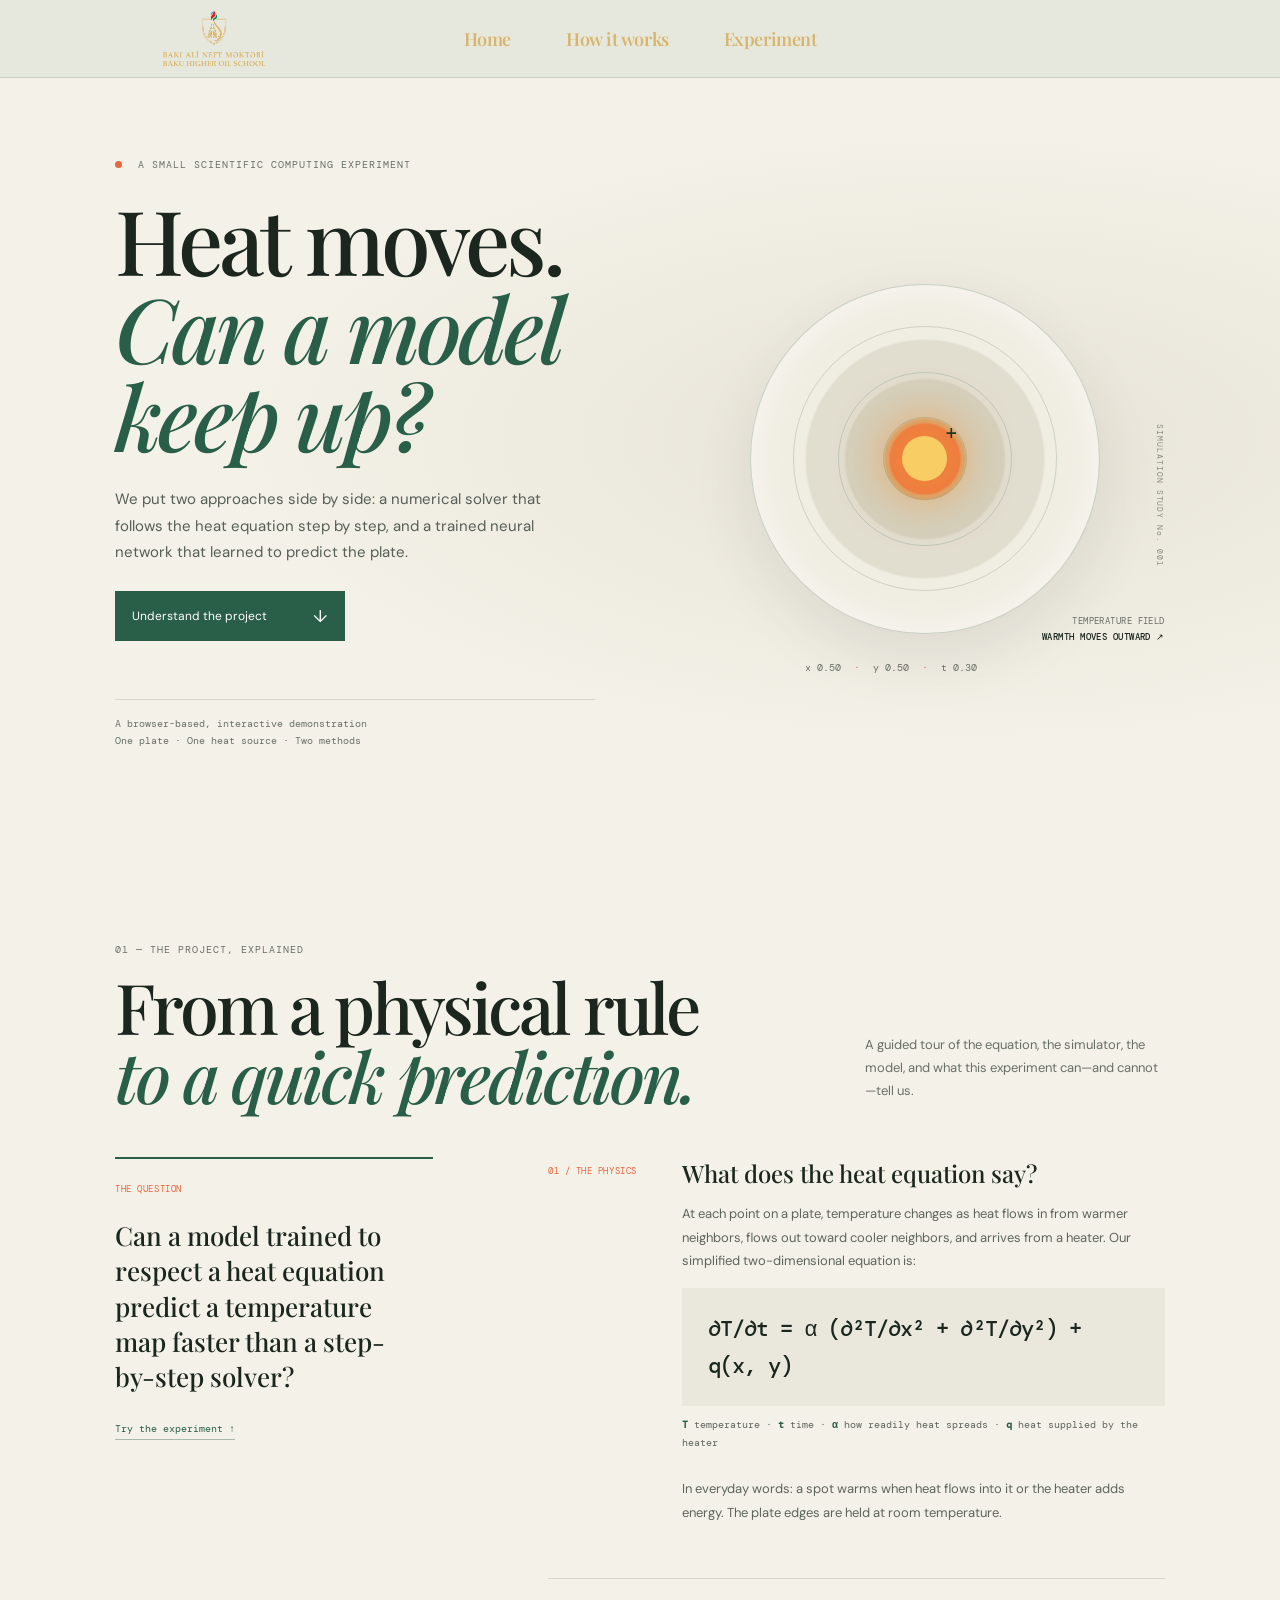
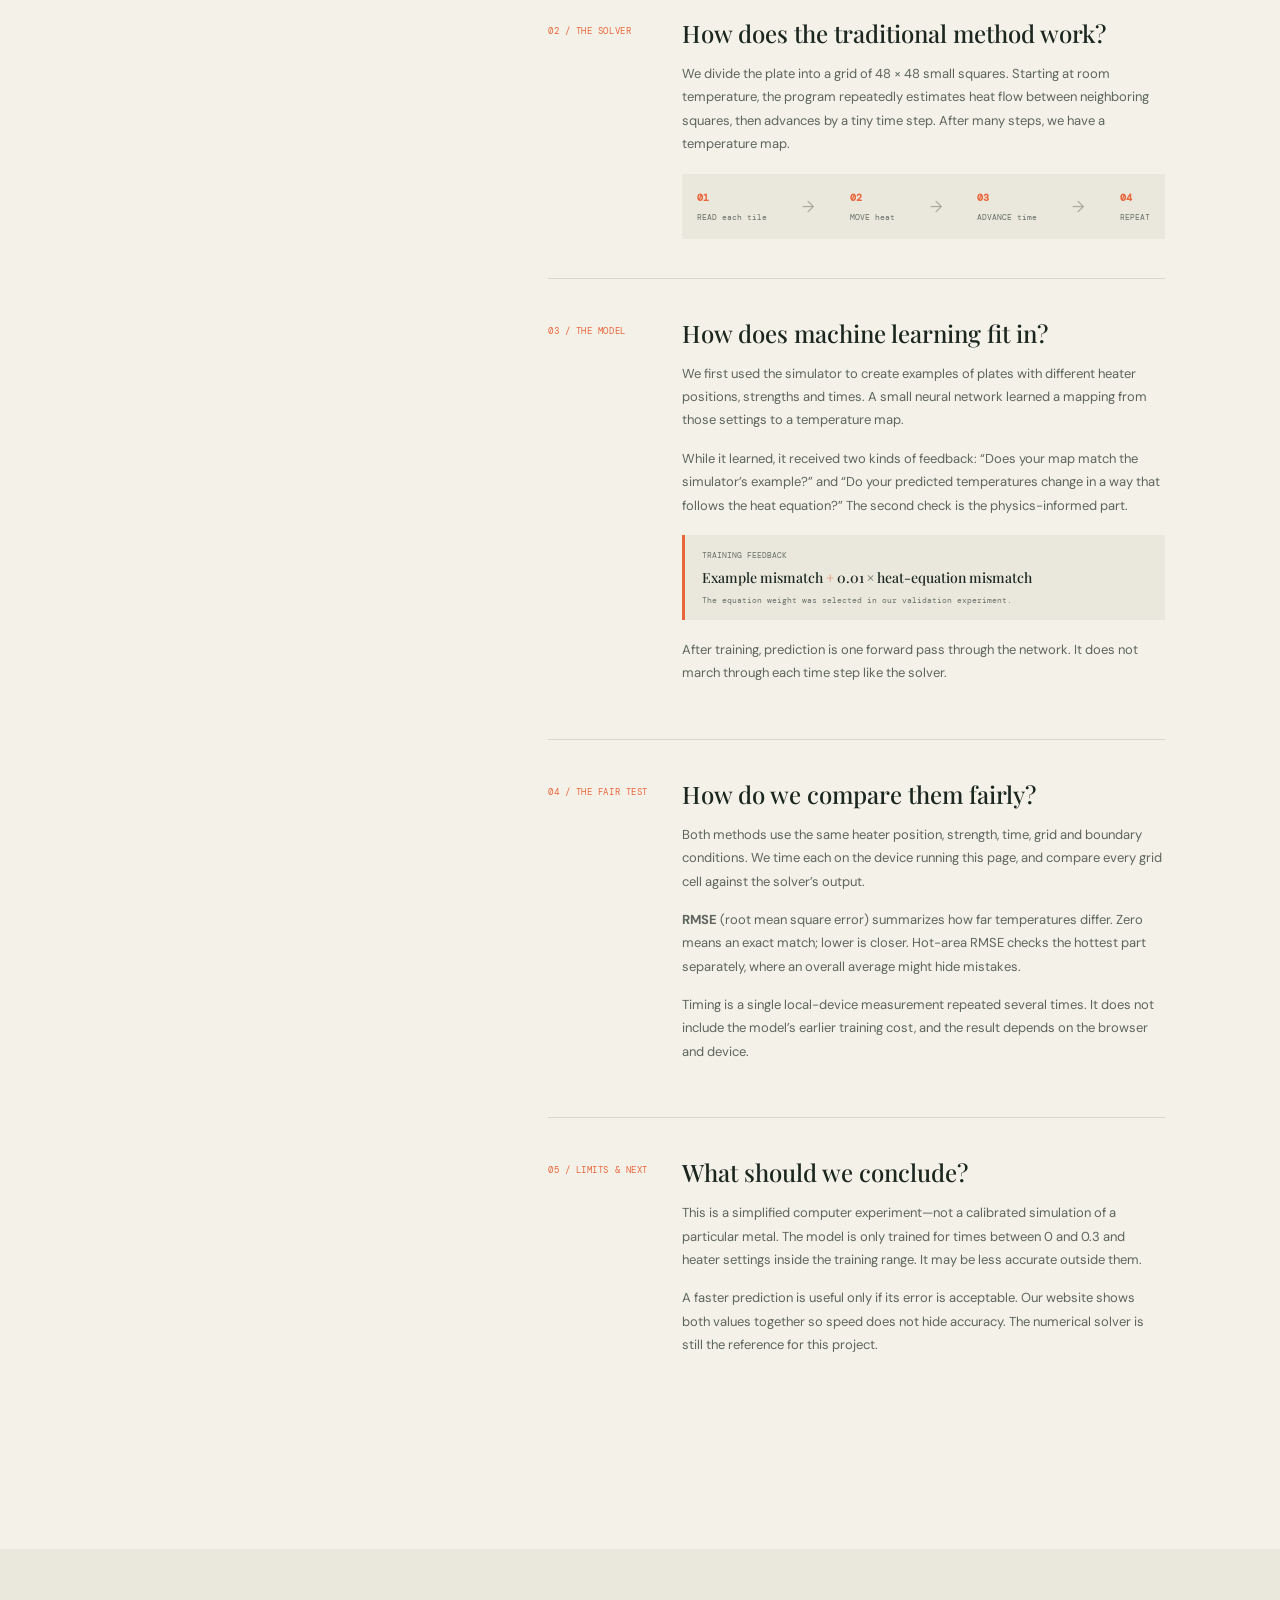
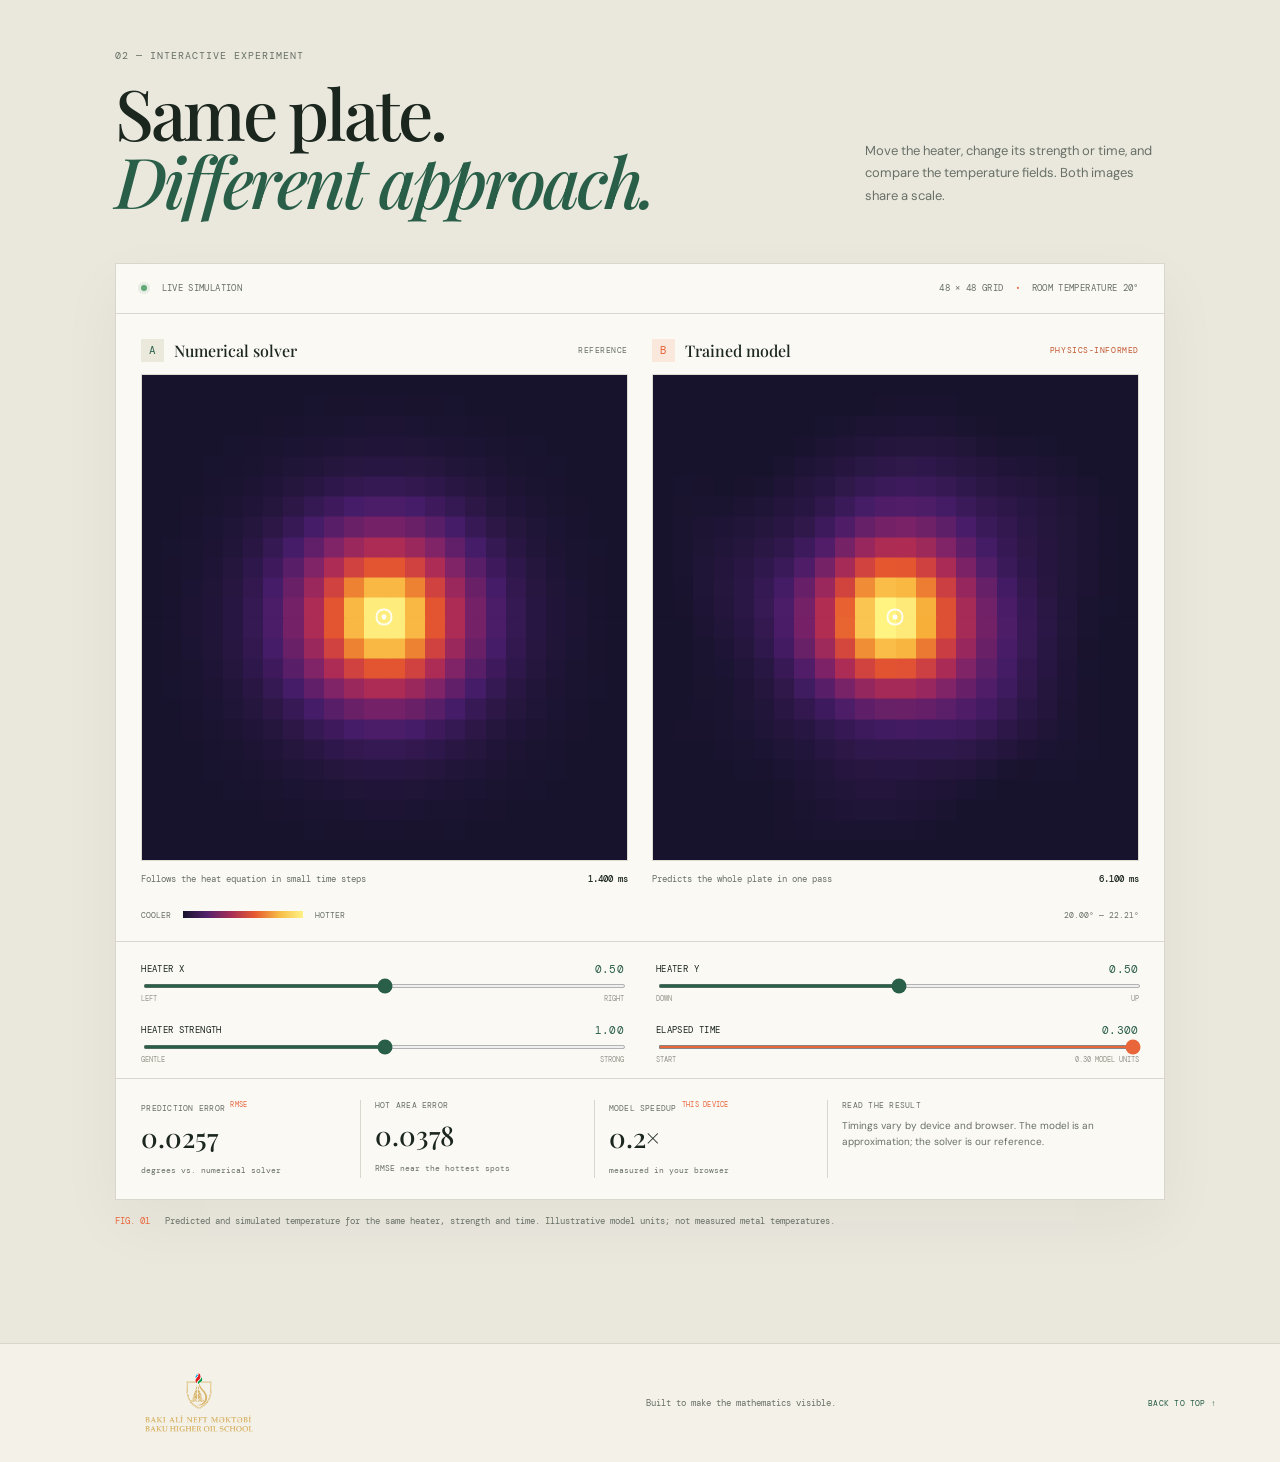
<file: index.html>
<!doctype html>
<html lang="en">
<head>
  <meta charset="utf-8">
  <meta name="viewport" content="width=device-width, initial-scale=1">
  <meta http-equiv="refresh" content="0; url=web/">
  <title>Heat, Learned</title>
  <script>location.replace('web/' + location.search + location.hash);</script>
</head>
<body><p>Opening the <a href="web/">interactive website</a>…</p></body>
</html>
</file>
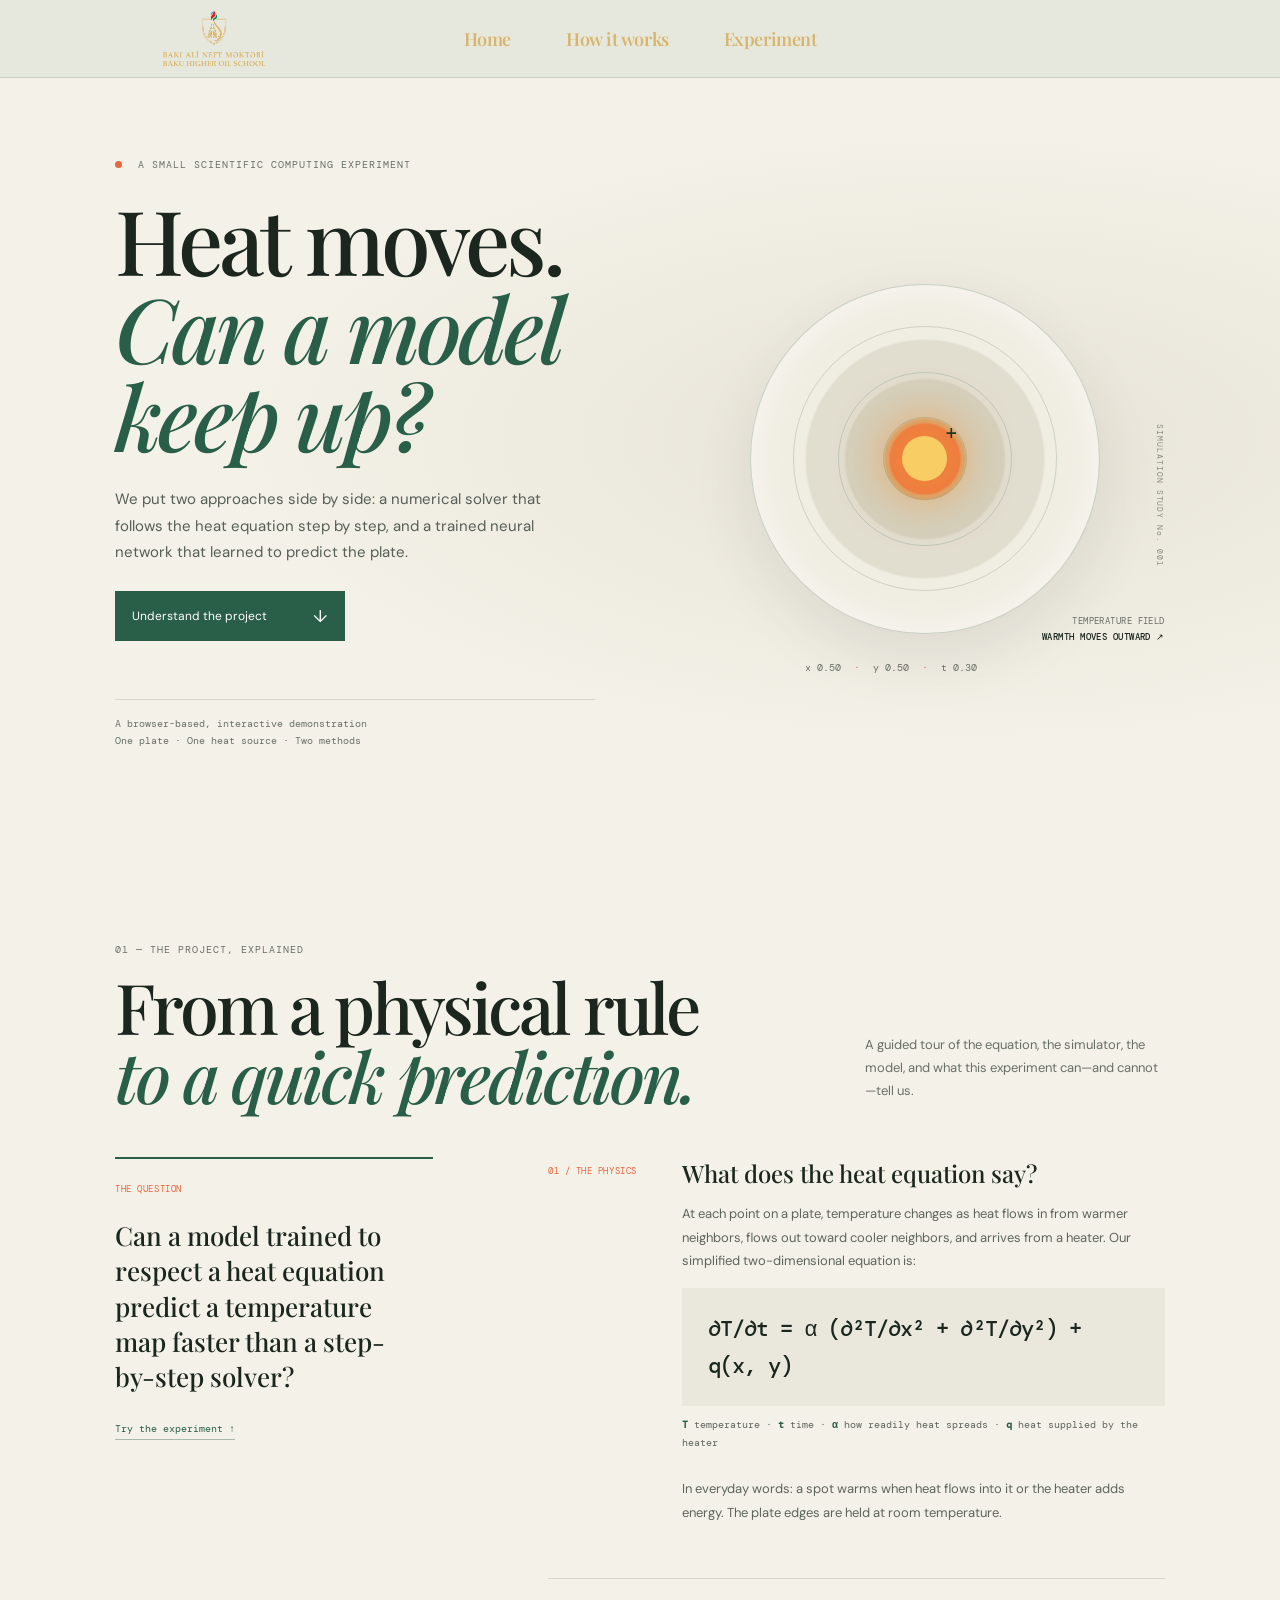
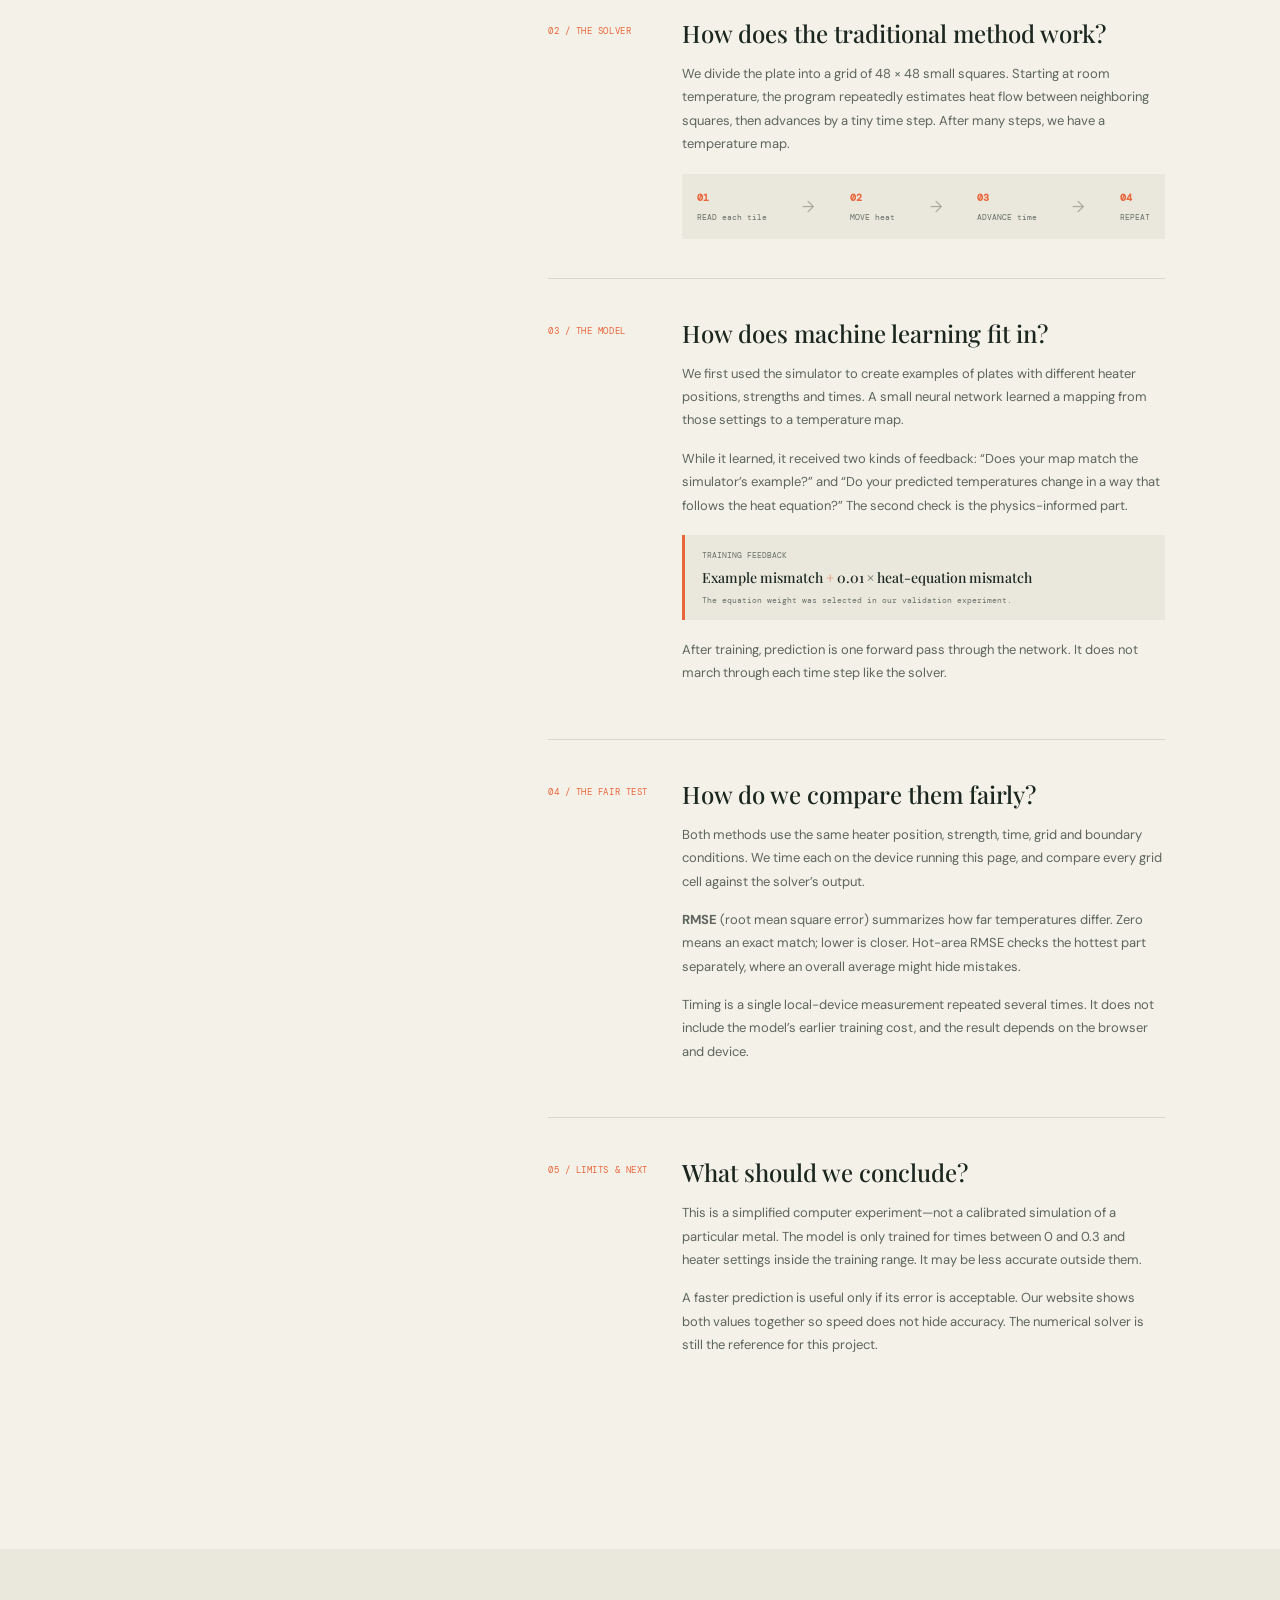
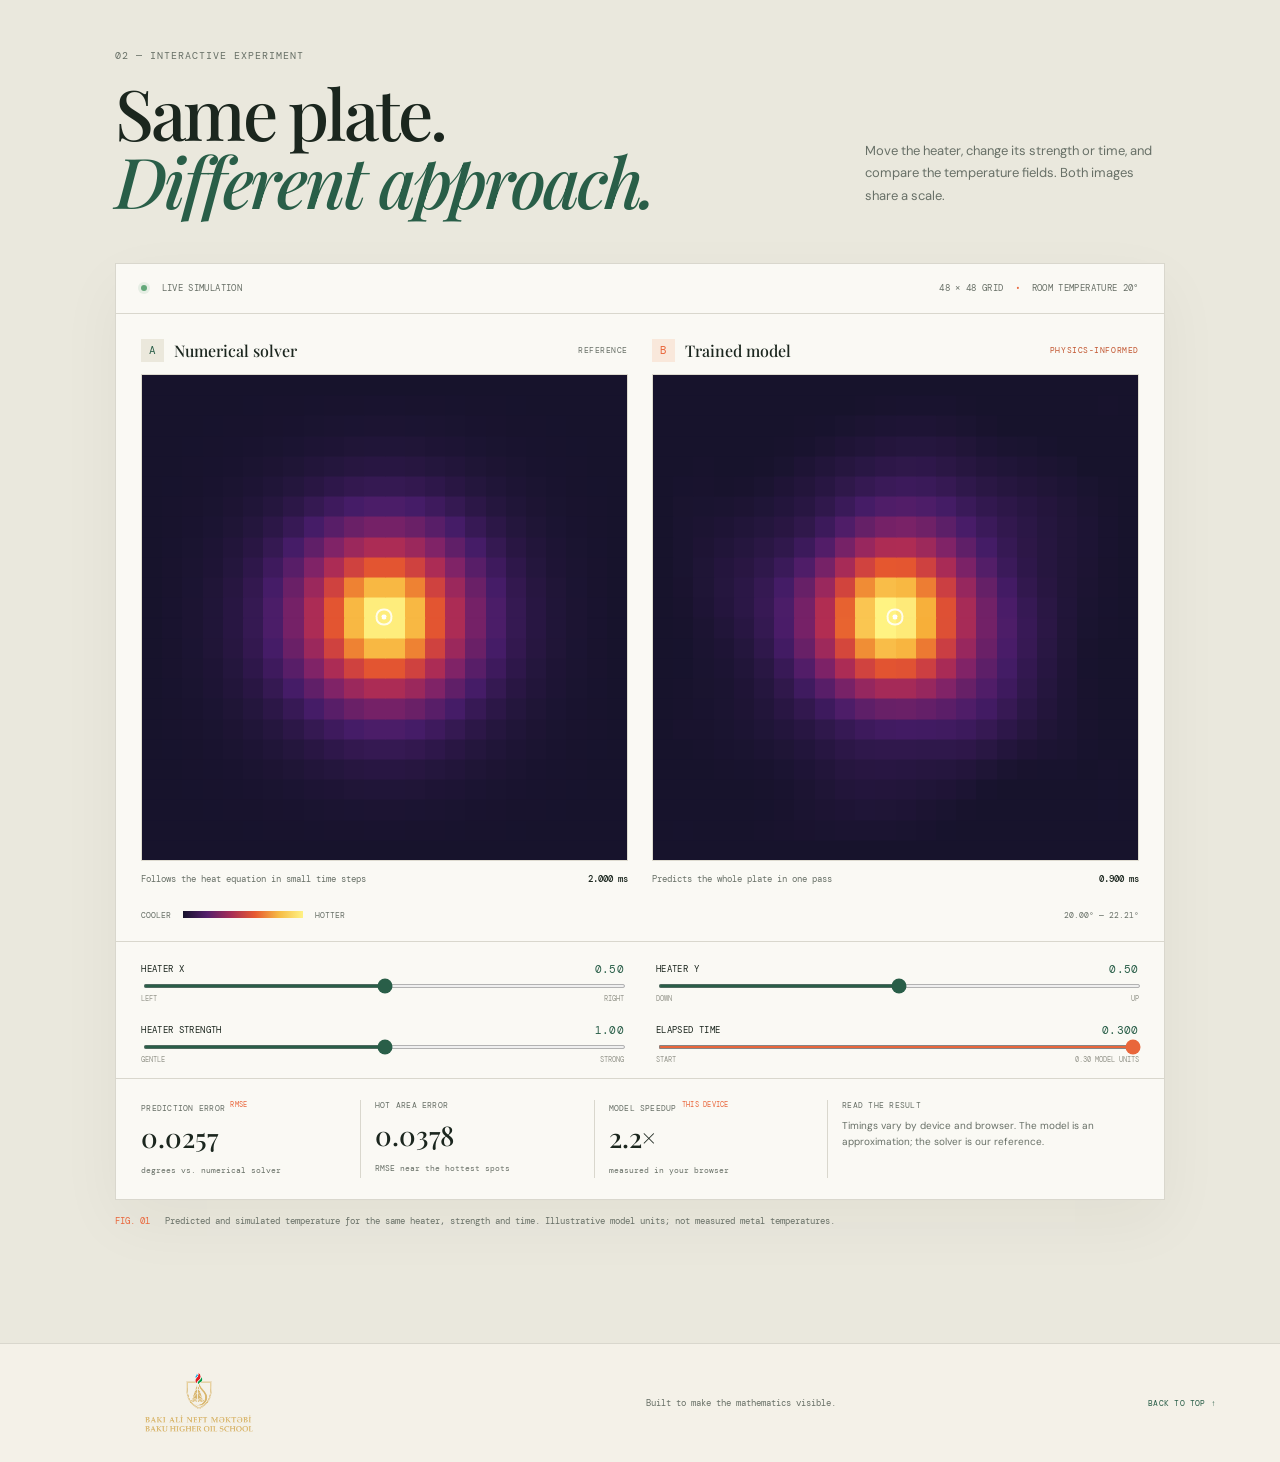
<file: web/index.html>
<!doctype html>
<html lang="en">
<head>
  <meta charset="utf-8">
  <meta name="viewport" content="width=device-width, initial-scale=1">
  <meta name="theme-color" content="#f4f1e8">
  <title>Heat, Learned — Differential Equations × Machine Learning</title>
  <link rel="stylesheet" href="style.css">
</head>
<body>
  <header class="topbar">
    <a class="brand" href="#home" aria-label="Baku Higher Oil School — Home"><img src="baku-higher-oil-school-logo.png" alt="Baku Higher Oil School"></a>
    <nav aria-label="Main navigation"><a href="#home">Home</a><a href="#guide">How it works</a><a href="#lab">Experiment</a></nav>
  </header>

  <main>
    <section class="hero" id="home">
      <div class="hero-copy">
        <p class="eyebrow"><span></span> A SMALL SCIENTIFIC COMPUTING EXPERIMENT</p>
        <h1>Heat moves.<br><em>Can a model<br>keep up?</em></h1>
        <p class="hero-intro">We put two approaches side by side: a numerical solver that follows the heat equation step by step, and a trained neural network that learned to predict the plate.</p>
        <a class="button" href="#guide">Understand the project <span>↓</span></a>
        <p class="hero-foot">A browser-based, interactive demonstration<br>One plate · One heat source · Two methods</p>
      </div>
      <div class="hero-art" aria-label="Illustration of heat spreading from a hot spot on a metal plate">
        <div class="heat-plate"><div class="plate-ring ring-outer"></div><div class="plate-ring ring-middle"></div><div class="plate-ring ring-inner"></div><div class="hot-core"></div><span class="crosshair">+</span></div>
        <div class="art-coordinates">x 0.50 <span>·</span> y 0.50 <span>·</span> t 0.30</div>
        <div class="art-label label-bottom">TEMPERATURE FIELD<br><b>WARMTH MOVES OUTWARD ↗</b></div>
        <span class="art-index">SIMULATION STUDY No. 001</span>
      </div>
    </section>

    <section class="guide section-wrap" id="guide">
      <div class="section-heading"><div><p class="eyebrow">01 — THE PROJECT, EXPLAINED</p><h2>From a physical rule<br><em>to a quick prediction.</em></h2></div><p class="section-note">A guided tour of the equation, the simulator, the model, and what this experiment can—and cannot—tell us.</p></div>
      <div class="story-grid">
        <aside class="story-aside"><span class="aside-number">THE QUESTION</span><p>Can a model trained to respect a heat equation predict a temperature map faster than a step-by-step solver?</p><a href="#lab">Try the experiment ↑</a></aside>
        <div class="story-content">
          <article class="story-block"><span class="chapter">01 / THE PHYSICS</span><div><h3>What does the heat equation say?</h3><p>At each point on a plate, temperature changes as heat flows in from warmer neighbors, flows out toward cooler neighbors, and arrives from a heater. Our simplified two-dimensional equation is:</p><div class="equation" aria-label="Partial T over partial t equals alpha times the sum of partial squared T over partial x squared and partial y squared, plus heat from the source"><code>∂T/∂t = α (∂²T/∂x² + ∂²T/∂y²) + q(x, y)</code></div><p class="equation-key"><b>T</b> temperature · <b>t</b> time · <b>α</b> how readily heat spreads · <b>q</b> heat supplied by the heater</p><p>In everyday words: a spot warms when heat flows into it or the heater adds energy. The plate edges are held at room temperature.</p></div></article>
          <article class="story-block"><span class="chapter">02 / THE SOLVER</span><div><h3>How does the traditional method work?</h3><p>We divide the plate into a grid of 48 × 48 small squares. Starting at room temperature, the program repeatedly estimates heat flow between neighboring squares, then advances by a tiny time step. After many steps, we have a temperature map.</p><div class="process"><div><b>01</b><span>READ each tile</span></div><span class="process-arrow">→</span><div><b>02</b><span>MOVE heat</span></div><span class="process-arrow">→</span><div><b>03</b><span>ADVANCE time</span></div><span class="process-arrow">→</span><div><b>04</b><span>REPEAT</span></div></div></div></article>
          <article class="story-block"><span class="chapter">03 / THE MODEL</span><div><h3>How does machine learning fit in?</h3><p>We first used the simulator to create examples of plates with different heater positions, strengths and times. A small neural network learned a mapping from those settings to a temperature map.</p><p>While it learned, it received two kinds of feedback: “Does your map match the simulator’s example?” and “Do your predicted temperatures change in a way that follows the heat equation?” The second check is the physics-informed part.</p><div class="loss-card"><span>TRAINING FEEDBACK</span><b>Example mismatch <i>+</i> 0.01 × heat-equation mismatch</b><small>The equation weight was selected in our validation experiment.</small></div><p>After training, prediction is one forward pass through the network. It does not march through each time step like the solver.</p></div></article>
          <article class="story-block"><span class="chapter">04 / THE FAIR TEST</span><div><h3>How do we compare them fairly?</h3><p>Both methods use the same heater position, strength, time, grid and boundary conditions. We time each on the device running this page, and compare every grid cell against the solver’s output.</p><p><b>RMSE</b> (root mean square error) summarizes how far temperatures differ. Zero means an exact match; lower is closer. Hot-area RMSE checks the hottest part separately, where an overall average might hide mistakes.</p><p>Timing is a single local-device measurement repeated several times. It does not include the model’s earlier training cost, and the result depends on the browser and device.</p></div></article>
          <article class="story-block"><span class="chapter">05 / LIMITS &amp; NEXT</span><div><h3>What should we conclude?</h3><p>This is a simplified computer experiment—not a calibrated simulation of a particular metal. The model is only trained for times between 0 and 0.3 and heater settings inside the training range. It may be less accurate outside them.</p><p>A faster prediction is useful only if its error is acceptable. Our website shows both values together so speed does not hide accuracy. The numerical solver is still the reference for this project.</p></div></article>
        </div>
      </div>
    </section>
    <section class="lab section-wrap" id="lab">
      <div class="section-heading"><div><p class="eyebrow">02 — INTERACTIVE EXPERIMENT</p><h2>Same plate.<br><em>Different approach.</em></h2></div><p class="section-note">Move the heater, change its strength or time, and compare the temperature fields. Both images share a scale.</p></div>
      <div class="lab-card">
        <div class="lab-topline"><span><i class="live-dot"></i> LIVE SIMULATION</span><span>48 × 48 GRID <b>·</b> ROOM TEMPERATURE 20°</span></div>
        <div class="views">
          <article class="view-panel"><div class="view-title"><div><span class="method-num">A</span><h3>Numerical solver</h3></div><span class="method-tag">REFERENCE</span></div><canvas id="solverCanvas" width="480" height="480" aria-label="Numerical solver temperature map"></canvas><div class="view-foot"><span>Follows the heat equation in small time steps</span><b id="solverTime">—</b></div></article>
          <article class="view-panel"><div class="view-title"><div><span class="method-num model-num">B</span><h3>Trained model</h3></div><span class="method-tag model-tag">PHYSICS-INFORMED</span></div><canvas id="modelCanvas" width="480" height="480" aria-label="Neural network predicted temperature map"></canvas><div class="view-foot"><span>Predicts the whole plate in one pass</span><b id="modelTime">—</b></div></article>
        </div>
        <div class="color-legend"><span>COOLER</span><div class="gradient-bar"></div><span>HOTTER</span><span class="legend-current" id="tempRange">—</span></div>
        <div class="controls">
          <div class="control" data-key="x"><label for="heaterX"><span>HEATER X</span><output id="xOut">0.50</output></label><input id="heaterX" type="range" min="0.18" max="0.82" step="0.01" value="0.5"><div class="range-ends"><span>LEFT</span><span>RIGHT</span></div></div>
          <div class="control" data-key="y"><label for="heaterY"><span>HEATER Y</span><output id="yOut">0.50</output></label><input id="heaterY" type="range" min="0.18" max="0.82" step="0.01" value="0.5"><div class="range-ends"><span>DOWN</span><span>UP</span></div></div>
          <div class="control" data-key="strength"><label for="strength"><span>HEATER STRENGTH</span><output id="strengthOut">1.00</output></label><input id="strength" type="range" min="0.6" max="1.4" step="0.01" value="1"><div class="range-ends"><span>GENTLE</span><span>STRONG</span></div></div>
          <div class="control" data-key="time"><label for="time"><span>ELAPSED TIME</span><output id="timeOut">0.30</output></label><input id="time" type="range" min="0" max="0.3" step="0.003" value="0.3"><div class="range-ends"><span>START</span><span>0.30 MODEL UNITS</span></div></div>
        </div>
        <div class="results-strip"><div class="metric"><span>PREDICTION ERROR <sup>RMSE</sup></span><strong id="rmse">—</strong><small>degrees vs. numerical solver</small></div><div class="metric"><span>HOT AREA ERROR</span><strong id="hotError">—</strong><small>RMSE near the hottest spots</small></div><div class="metric"><span>MODEL SPEEDUP <sup>THIS DEVICE</sup></span><strong id="speedup">—</strong><small>measured in your browser</small></div><div class="metric metric-note"><span>READ THE RESULT</span><p>Timings vary by device and browser. The model is an approximation; the solver is our reference.</p></div></div>
      </div>
      <p class="lab-caption"><span>FIG. 01</span> Predicted and simulated temperature for the same heater, strength and time. Illustrative model units; not measured metal temperatures.</p>
    </section>

    <footer><a class="brand" href="#home" aria-label="Baku Higher Oil School — Home"><img src="baku-higher-oil-school-logo.png" alt="Baku Higher Oil School"></a><p>Built to make the mathematics visible.</p><a href="#home">BACK TO TOP ↑</a></footer>
  </main>
  <script src="app.js" defer></script>
</body>
</html>
</file>
<file: web/style.css>
@import url('https://fonts.googleapis.com/css2?family=DM+Mono:wght@400;500&family=DM+Sans:wght@400;500;600;700&family=Playfair+Display:ital,wght@0,500;0,600;1,500;1,600&display=swap');
:root{--paper:#f4f1e8;--ink:#1b261e;--muted:#687067;--line:#d9d7cd;--green:#295e48;--orange:#e9663b;--serif:'Playfair Display',Georgia,serif;--sans:'DM Sans',Arial,sans-serif;--mono:'DM Mono',monospace}*{box-sizing:border-box}html{scroll-behavior:smooth;scroll-padding-top:80px}body{margin:0;background:var(--paper);color:var(--ink);font-family:var(--sans);-webkit-font-smoothing:antialiased}.topbar{height:78px;border-bottom:1px solid var(--line);display:flex;align-items:center;justify-content:space-between;padding:0 max(5vw,24px);position:sticky;top:0;background:rgba(244,241,232,.96);backdrop-filter:blur(12px);z-index:5}.brand{display:flex;align-items:center;gap:11px;text-decoration:none;color:var(--ink);font-size:12px;letter-spacing:.1em;font-weight:700}.brand small{display:block;color:var(--muted);font:9px var(--mono);letter-spacing:.05em;margin-top:4px}.brand-mark{font:36px var(--serif);color:var(--orange);line-height:1}.topbar nav{display:flex;gap:38px}.topbar nav a,.top-cta,footer>a:last-child{font:10px var(--mono);text-decoration:none;color:var(--ink);letter-spacing:.03em}.topbar nav a:hover,.top-cta:hover{color:var(--orange)}.top-cta{border:1px solid var(--ink);padding:11px 14px}.top-cta span{margin-left:15px;color:var(--orange)}.hero{min-height:630px;display:grid;grid-template-columns:1fr 1fr;padding:80px max(9vw,32px) 84px;gap:7vw;align-items:center;background:radial-gradient(ellipse at 75% 47%,#e7e3d7 0%,transparent 55%)}.eyebrow{font:10px var(--mono);letter-spacing:.1em;color:var(--muted);margin:0 0 24px}.eyebrow span,.live-dot{display:inline-block;background:var(--orange);width:7px;height:7px;border-radius:50%;margin-right:9px}.hero h1,.section-heading h2{font:500 clamp(52px,7vw,96px)/.98 var(--serif);letter-spacing:-.045em;margin:0}.hero h1 em,.section-heading h2 em{color:var(--green);font-weight:500}.hero-intro{max-width:470px;color:#555f56;line-height:1.75;font-size:15px;margin:28px 0 26px}.button{display:inline-flex;gap:46px;align-items:center;padding:14px 17px;background:var(--green);color:white;text-decoration:none;font-size:12px}.button span{font-size:17px}.hero-foot{border-top:1px solid var(--line);padding-top:15px;margin-top:58px;color:var(--muted);font:10px/1.7 var(--mono)}.hero-art{height:430px;position:relative;display:grid;place-items:center}.heat-plate{width:min(32vw,350px);aspect-ratio:1;border:1px solid rgba(41,94,72,.2);border-radius:50%;position:relative;display:grid;place-items:center;background:radial-gradient(circle,#f7ab58 0 6%,#eb7543 7% 14%,#d4a875 15% 16%,#d4d0bd 17% 32%,#e1ddcf 33% 48%,#f0ede2 49% 70%);box-shadow:0 25px 60px #37352618,inset 0 0 40px #fff9}.plate-ring{position:absolute;border:1px solid #49694d35;border-radius:50%}.ring-outer{inset:12%}.ring-middle{inset:25%}.ring-inner{inset:38%}.hot-core{width:13%;aspect-ratio:1;border-radius:50%;background:#f8cd64;box-shadow:0 0 45px 18px #f49238a6}.crosshair{position:absolute;color:#183424;font:21px var(--mono);transform:translate(27px,-25px)}.art-label{position:absolute;font:9px/1.8 var(--mono);letter-spacing:.05em;color:var(--muted)}.art-label b{color:var(--ink);font-weight:500}.label-top{top:0;left:2%}.label-bottom{bottom:28px;right:0;text-align:right}.art-coordinates{position:absolute;bottom:0;left:25%;font:10px var(--mono);color:var(--muted)}.art-coordinates span{color:var(--orange);padding:0 7px}.art-index{position:absolute;right:0;top:42%;writing-mode:vertical-rl;font:8px var(--mono);color:#8a8c81;letter-spacing:.12em}.section-wrap{padding:100px max(9vw,32px)}.section-heading{display:flex;align-items:end;justify-content:space-between;margin-bottom:48px;gap:30px}.section-heading .eyebrow{margin-bottom:16px}.section-heading h2{font-size:clamp(42px,5.5vw,70px)}.section-note{max-width:300px;margin:0 0 7px;color:var(--muted);font-size:13px;line-height:1.75}.lab{background:#eae8dd}.lab-card{background:#faf9f4;border:1px solid var(--line);box-shadow:0 22px 60px #29311d0c}.lab-topline{height:50px;border-bottom:1px solid var(--line);display:flex;align-items:center;justify-content:space-between;padding:0 25px;font:9px var(--mono);letter-spacing:.04em;color:var(--muted)}.lab-topline b{color:var(--orange);padding:0 6px}.live-dot{width:6px;height:6px;background:#63a879;box-shadow:0 0 0 3px #63a87922}.views{display:grid;grid-template-columns:1fr 1fr;padding:25px;gap:24px}.view-panel{min-width:0}.view-title{display:flex;justify-content:space-between;align-items:center;margin-bottom:12px}.view-title>div{display:flex;align-items:center;gap:10px}.view-title h3{font:500 16px var(--serif);margin:0}.method-num{width:23px;height:23px;display:grid;place-items:center;background:#ebe8dc;color:var(--green);font:11px var(--mono)}.model-num{background:#f9e8db;color:var(--orange)}.method-tag{font:8px var(--mono);letter-spacing:.07em;color:var(--muted)}.model-tag{color:#c25731}.view-panel canvas{display:block;width:100%;aspect-ratio:1;border:1px solid #dedbd0;background:#171522;image-rendering:pixelated}.view-foot{display:flex;justify-content:space-between;gap:8px;padding-top:12px;font:9px var(--mono);color:var(--muted)}.view-foot b{color:var(--ink);font-weight:500;white-space:nowrap}.color-legend{display:flex;align-items:center;gap:12px;padding:0 25px 21px;font:8px var(--mono);color:var(--muted)}.gradient-bar{height:7px;width:120px;background:linear-gradient(90deg,#17132c,#54206c,#a62e57,#e75a31,#f6bb45,#fff284)}.legend-current{margin-left:auto}.controls{border-top:1px solid var(--line);border-bottom:1px solid var(--line);padding:20px 25px 14px;display:grid;grid-template-columns:1fr 1fr;gap:20px 32px}.control label{display:flex;justify-content:space-between;align-items:center;margin-bottom:8px;font:9px var(--mono);letter-spacing:.04em}.control output{font:11px var(--mono);color:var(--green)}input[type=range]{width:100%;height:4px;display:block;accent-color:var(--green);cursor:pointer}.control[data-key=time] input{accent-color:var(--orange)}.range-ends{display:flex;justify-content:space-between;margin-top:6px;color:#95968c;font:7px var(--mono)}.results-strip{display:grid;grid-template-columns:1fr 1fr 1fr 1.35fr;padding:21px 25px;gap:14px}.metric{border-right:1px solid var(--line);padding-right:13px}.metric>span{display:block;font:8px var(--mono);color:var(--muted);letter-spacing:.03em}.metric sup{font-size:7px;color:var(--orange)}.metric strong{display:block;font:500 27px var(--serif);margin:7px 0 2px}.metric small{font:8px var(--mono);color:var(--muted)}.metric-note{border:0}.metric-note p{font-size:10px;line-height:1.6;color:var(--muted);margin:8px 0 0}.lab-caption{font:9px/1.6 var(--mono);color:var(--muted);margin:14px 0}.lab-caption span{color:var(--orange);margin-right:10px}.guide{background:var(--paper)}.story-grid{display:grid;grid-template-columns:.68fr 1.32fr;gap:9vw}.story-aside{position:sticky;top:120px;align-self:start;border-top:2px solid var(--green);padding-top:17px}.aside-number,.chapter{font:9px var(--mono);color:var(--orange);letter-spacing:.06em}.story-aside p{font:500 26px/1.35 var(--serif);margin:21px 0 22px;max-width:290px}.story-aside a{font:10px var(--mono);color:var(--green);text-decoration:none;border-bottom:1px solid #295e4860;padding-bottom:4px}.story-block{display:grid;grid-template-columns:110px 1fr;gap:24px;padding:0 0 39px;margin-bottom:38px;border-bottom:1px solid var(--line)}.chapter{padding-top:8px}.story-block h3{font:500 24px var(--serif);margin:0 0 13px}.story-block p{font-size:13px;line-height:1.8;color:#5d655d;margin:0 0 15px}.equation{display:flex;align-items:center;gap:5px;min-height:76px;padding:17px 15px;background:#eae8dd;color:var(--ink);font:15px var(--serif);overflow:auto;white-space:nowrap}.equation .fraction-line{height:1px;width:16px;background:var(--green);position:relative;margin:0 -21px;transform:translateY(0)}.equation span:nth-child(1),.equation span:nth-child(3),.equation span:nth-child(6),.equation span:nth-child(8){transform:translateY(-8px)}.equation .equals,.equation .plus{color:var(--orange);margin:0 4px}.paren{color:var(--green);font-size:24px}.equation-key{font-size:10px!important;font-family:var(--mono);padding:10px 0}.equation-key b{color:var(--green)}.process{display:flex;align-items:center;justify-content:space-between;background:#eae8dd;padding:17px 15px;margin-top:18px;gap:8px}.process div{display:flex;flex-direction:column;gap:8px;font:8px var(--mono);color:var(--muted)}.process b{color:var(--orange);font-size:10px}.process-arrow{color:#aaa99e}.loss-card{border-left:3px solid var(--orange);background:#eae8dd;padding:15px 17px;display:flex;flex-direction:column;gap:8px;margin:18px 0}.loss-card span,.loss-card small{font:8px var(--mono);color:var(--muted)}.loss-card b{font:500 14px var(--serif)}.loss-card i{color:var(--orange);font-style:normal}.story-block:last-child{border-bottom:0}footer{min-height:100px;border-top:1px solid var(--line);display:flex;align-items:center;justify-content:space-between;padding:20px max(5vw,24px)}footer p{font:9px var(--mono);color:var(--muted)}footer>a:last-child{font-size:8px;color:var(--green)}
@media(max-width:850px){.hero{padding-left:6vw;padding-right:6vw;gap:3vw}.section-wrap{padding-left:6vw;padding-right:6vw}.results-strip{grid-template-columns:1fr 1fr}.metric:nth-child(2){border:0}.metric:nth-child(3),.metric:nth-child(4){padding-top:13px;border-top:1px solid var(--line)}.story-grid{gap:5vw}.story-block{grid-template-columns:85px 1fr;gap:16px}}
@media(max-width:620px){.topbar{height:65px;padding:0 18px}.topbar nav{gap:13px}.topbar nav a{font-size:8px}.top-cta{display:none}.brand{font-size:10px}.hero{grid-template-columns:1fr;padding:65px 24px 46px;gap:20px}.hero h1{font-size:62px}.hero-art{height:320px}.heat-plate{width:min(75vw,300px)}.hero-foot{margin-top:35px}.section-wrap{padding:68px 20px}.section-heading{display:block;margin-bottom:30px}.section-heading h2{font-size:48px}.section-note{margin-top:17px}.lab-topline{padding:0 14px;font-size:7px}.views{grid-template-columns:1fr;padding:15px;gap:24px}.view-title h3{font-size:14px}.view-foot{font-size:8px}.controls{grid-template-columns:1fr;padding:18px 15px;gap:19px}.results-strip{padding:18px 15px}.metric strong{font-size:23px}.metric-note p{font-size:9px}.color-legend{padding:0 15px 18px}.story-grid{grid-template-columns:1fr;gap:38px}.story-aside{position:static}.story-aside p{font-size:22px;max-width:440px}.story-block{grid-template-columns:1fr;gap:11px;padding-bottom:27px;margin-bottom:27px}.story-block h3{font-size:21px}.story-block p{font-size:12px}.process{gap:5px;padding:14px 9px}.process div{font-size:7px}.process-arrow{font-size:10px}footer{flex-wrap:wrap;gap:13px;padding:20px}footer p{order:3;width:100%;margin:0}}

/* Centered, prominent navigation and consistent interaction feedback. */
.topbar{background:rgba(231,232,220,.97);border-bottom-color:#c8cec0}
:root{--logo-gold:#d7b56d}
.brand img{display:block;width:clamp(190px,26vw,300px);height:auto;max-height:74px;object-fit:contain}
footer .brand img{width:clamp(190px,24vw,270px);max-height:78px}
.topbar nav{position:absolute;left:50%;top:50%;transform:translate(-50%,-50%);display:flex;align-items:center;gap:clamp(24px,4vw,58px)}
.topbar nav a{position:relative;padding:10px 2px;font:600 12px var(--sans);letter-spacing:.015em;color:var(--ink);transition:color .18s ease,transform .18s ease}
.topbar nav a{font:600 clamp(18px,1.35vw,22px)/1 var(--serif);letter-spacing:-.025em;color:var(--logo-gold)}
.topbar nav a::after{content:"";position:absolute;left:0;right:0;bottom:3px;height:2px;background:var(--logo-gold);transform:scaleX(0);transform-origin:left;transition:transform .18s ease}
.topbar nav a:hover,.topbar nav a:focus-visible{color:#b18c45;transform:translateY(-1px)}
.topbar nav a:hover::after,.topbar nav a:focus-visible::after{transform:scaleX(1)}
.topbar nav a:focus-visible,.brand:focus-visible,.button:focus-visible,.story-aside a:focus-visible,footer a:focus-visible{outline:2px solid var(--orange);outline-offset:4px}
.button,.story-aside a,footer a,.brand,.topbar nav a{transition:color .18s ease,background-color .18s ease,border-color .18s ease,transform .18s ease,box-shadow .18s ease}
.button:hover{background:var(--orange);box-shadow:0 6px 18px #c2573129;transform:translateY(-2px)}
.story-aside a:hover,footer>a:last-child:hover{color:var(--orange);border-color:var(--orange)}
.brand:hover .brand-mark{color:var(--green);transform:rotate(-12deg)}
input[type=range]{transition:filter .18s ease}
input[type=range]:hover{filter:saturate(1.5) brightness(1.08)}
.heat-plate{transition:transform .25s ease,filter .25s ease}
.heat-plate:hover{transform:scale(1.035);filter:saturate(1.08)}
@media(max-width:620px){.topbar{height:104px;padding:7px 18px 40px;align-items:flex-start}.brand img{width:185px;max-height:55px}.topbar nav{position:absolute;left:50%;top:auto;bottom:8px;transform:translateX(-50%);gap:clamp(14px,5vw,24px);margin:0;width:max-content}.topbar nav a{font-size:17px;padding:7px 0}.topbar nav a::after{bottom:0}}
@media(prefers-reduced-motion:reduce){*,*::before,*::after{scroll-behavior:auto!important;transition:none!important}}

/* Keep the heat equation readable at every screen width. */
#guide .equation{display:flex;align-items:center;justify-content:flex-start;flex-wrap:wrap;gap:clamp(8px,1.5vw,17px);min-height:92px;padding:18px 22px;overflow:visible;white-space:normal;font:500 clamp(19px,2.6vw,27px)/1.2 var(--serif);}
#guide .equation>span{transform:none;}
#guide .equation .fraction{display:inline-flex;flex-direction:column;align-items:center;gap:4px;min-width:42px;line-height:1.15;white-space:nowrap;}
#guide .equation .fraction span:first-child{width:100%;padding:0 4px 4px;border-bottom:1px solid var(--green);text-align:center;}
#guide .equation .fraction span:last-child{padding-top:1px;text-align:center;}
#guide .equation .operator{color:var(--orange);}
#guide .equation .paren{color:var(--green);font-size:1.35em;line-height:1;}
@media(max-width:620px){#guide .equation{gap:8px;padding:16px 12px;font-size:19px;min-height:82px;}#guide .equation .fraction{min-width:36px;}}

/* Use explicit slash notation so derivative ratios remain clear across fonts. */
#guide .equation{display:block;min-height:0;padding:22px clamp(14px,2.5vw,26px);overflow:visible;white-space:normal;}
#guide .equation code{display:block;color:var(--ink);font:500 clamp(14px,2.05vw,22px)/1.7 var(--mono);letter-spacing:-.045em;white-space:normal;overflow-wrap:anywhere;}
@media(max-width:620px){#guide .equation{padding:17px 12px;}#guide .equation code{font-size:14px;letter-spacing:-.06em;}}
</file>
